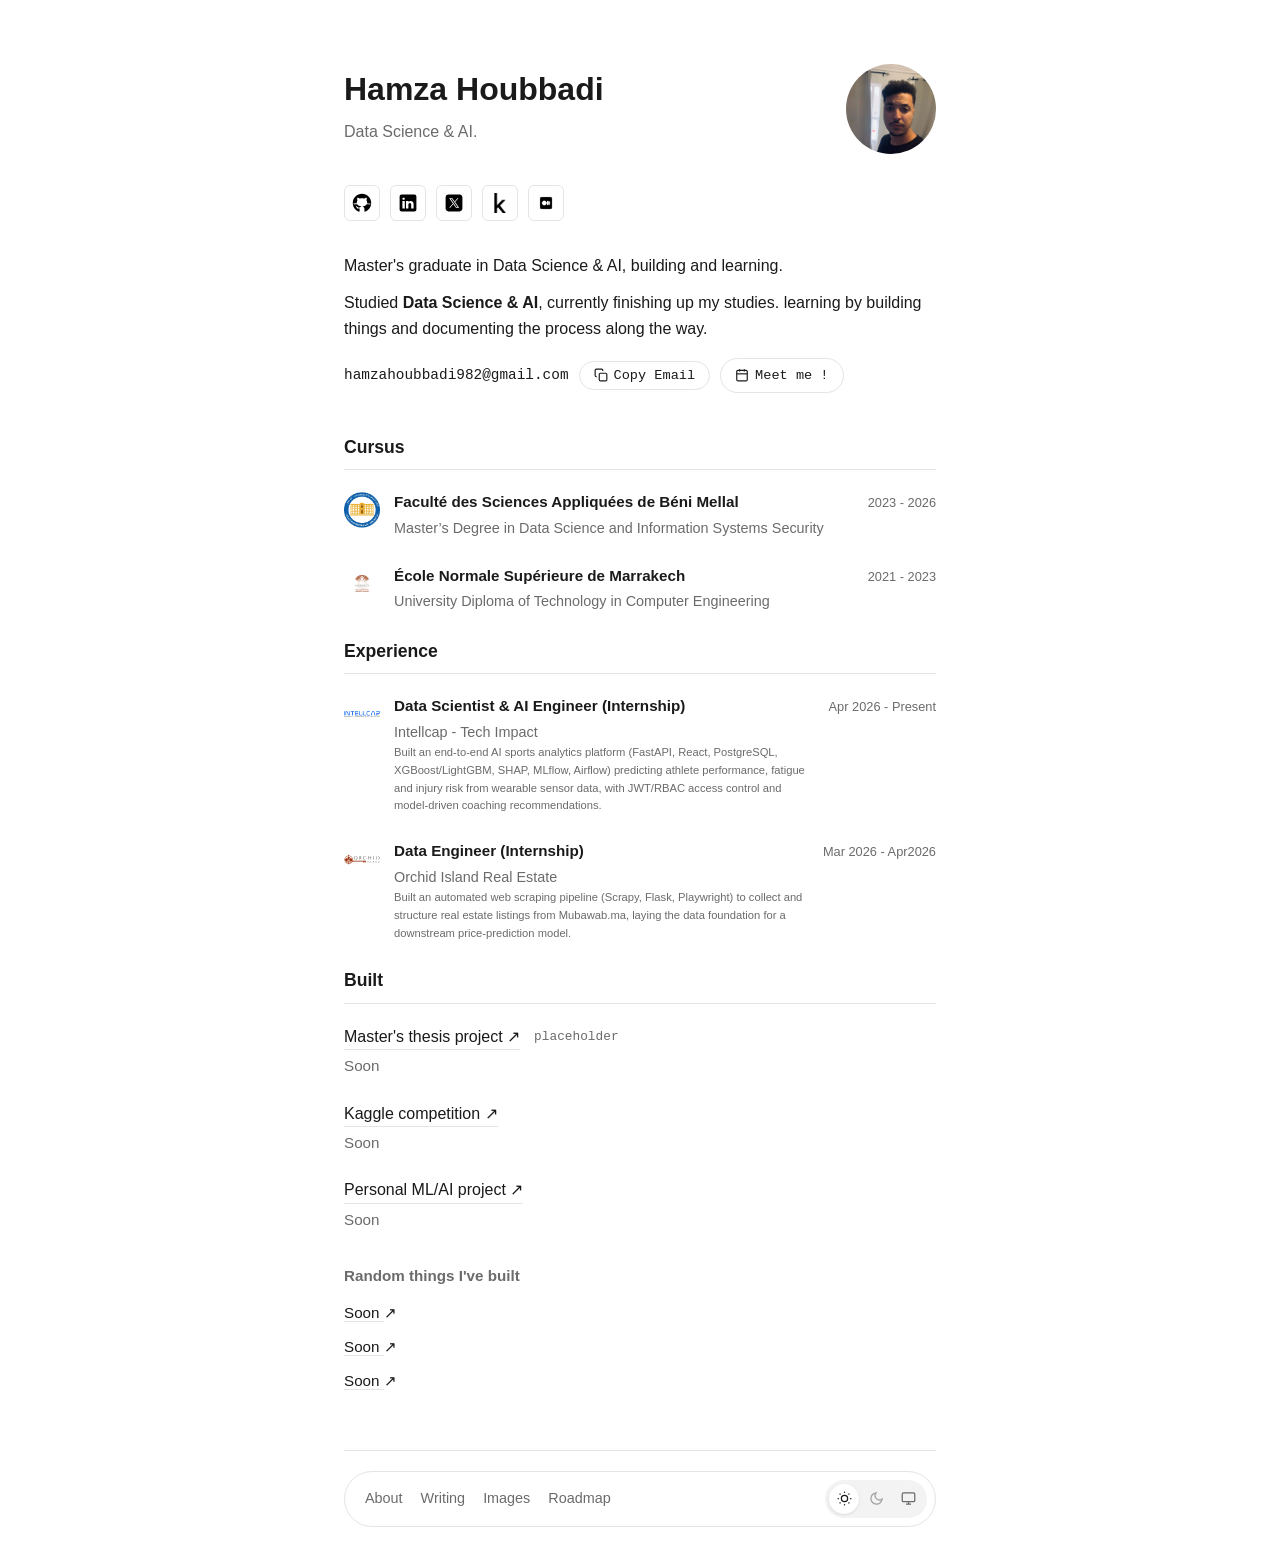
<file: index.html>
<!doctype html>
<html lang="en">
  <head>
    <meta charset="UTF-8" />
    <meta name="viewport" content="width=device-width, initial-scale=1.0" />
    <title>Hamza Houbbadi</title>

    <link rel="icon" type="image/png" href="assets/icons/favicon.ico" />
    <meta
      name="description"
      content="Hamza — Data Science &amp; AI, master's graduate, building and learning in public."
    />
    <link rel="stylesheet" href="style.css" />
  </head>
  <body>
    <video id="seaVideo" class="bg-video" muted loop playsinline>
      <source src="assets/video/sea2.mp4" type="video/mp4" />
    </video>
    <audio id="seaAudio" loop>
      <source src="assets/audio/audio1.mp3" type="audio/mpeg" />
    </audio>
    <main class="wrap">
      <header class="header">
        <div class="header-top">
          <div class="header-text">
            <h1>Hamza Houbbadi</h1>
            <p class="tagline">Data Science &amp; AI.</p>
          </div>
          <img
            src="assets/images/favicon.jpeg"
            alt="Hamza Houbbadi"
            class="profile-pic"
          />
        </div>

        <nav class="socials">
          <a
            href="https://github.com/hvmzv139"
            target="_blank"
            rel="noopener"
            class="icon-link"
            aria-label="GitHub"
            data-tip="GitHub"
          >
            <img src="assets/icons/github.svg" alt="" width="20" height="20" />
          </a>
          <a
            href="https://www.linkedin.com/in/hamza-houbbadi"
            target="_blank"
            rel="noopener"
            class="icon-link"
            aria-label="LinkedIn"
            data-tip="LinkedIn"
          >
            <img
              src="assets/icons/linkedin.svg"
              alt=""
              width="20"
              height="20"
            />
          </a>
          <a
            href="https://x.com/hvmzvvi"
            target="_blank"
            rel="noopener"
            class="icon-link"
            aria-label="X"
            data-tip="X"
          >
            <img src="assets/icons/x.svg" alt="" width="20" height="20" />
          </a>
          <a
            href="https://www.kaggle.com/hamzahoubbadi"
            target="_blank"
            rel="noopener"
            class="icon-link"
            aria-label="Kaggle"
            data-tip="Kaggle"
          >
            <img src="assets/icons/kaggle.png" alt="" width="20" height="20" />
          </a>
          <a
            href="https://medium.com/@your-handle"
            target="_blank"
            rel="noopener"
            class="icon-link"
            aria-label="Medium"
            data-tip="Medium"
          >
            <img src="assets/icons/medium.png" alt="" width="20" height="20" />
          </a>
        </nav>
      </header>

      <section class="bio">
        <p class="intro-line">
          Master's graduate in Data Science &amp; AI, building and learning.
        </p>

        <p>
          Studied <strong>Data Science &amp; AI</strong>, currently finishing up
          my studies. learning by building things and documenting the process
          along the way.
        </p>

        <p class="email-row">
          <span id="email">hamzahoubbadi982@gmail.com</span>
          <button id="copyBtn" onclick="copyEmail()" class="pill-btn">
            <svg
              width="14"
              height="14"
              viewBox="0 0 24 24"
              fill="none"
              stroke="currentColor"
              stroke-width="2"
            >
              <rect x="9" y="9" width="13" height="13" rx="2" />
              <path
                d="M5 15H4a2 2 0 0 1-2-2V4a2 2 0 0 1 2-2h9a2 2 0 0 1 2 2v1"
              />
            </svg>
            <span id="copyBtnText">Copy Email</span>
          </button>
          <a
            href="https://cal.com/hamza-houbbadi/30min"
            target="_blank"
            rel="noopener"
            class="pill-btn"
          >
            <svg
              width="14"
              height="14"
              viewBox="0 0 24 24"
              fill="none"
              stroke="currentColor"
              stroke-width="2"
            >
              <rect x="3" y="4" width="18" height="18" rx="2" />
              <line x1="16" y1="2" x2="16" y2="6" />
              <line x1="8" y1="2" x2="8" y2="6" />
              <line x1="3" y1="10" x2="21" y2="10" />
            </svg>
            Meet me !
          </a>
          
        </p>
      </section>

      <!-- Cursus / Education-->
      <section class="cursus">
        <h2>Cursus</h2>

        <div class="edu-item">
          <a href="https://" target="_blank" rel="noopener">
            <img
              src="assets/images/fp.jpg"
              alt="Université Côte d'Azur"
              class="edu-logo"
            />
          </a>
          <div class="edu-info">
            <a
              href="https://fsabm.usms.ac.ma/"
              target="_blank"
              rel="noopener"
              class="edu-school"
              >Faculté des Sciences Appliquées de Béni Mellal</a
            >
            <p class="edu-degree">
              Master’s Degree in Data Science and Information Systems Security
            </p>
          </div>
          <span class="edu-dates">2023 - 2026</span>
        </div>

        <div class="edu-item">
          <a href="https://emsi.ma" target="_blank" rel="noopener">
            <img src="assets/images/cadi.jpg" alt="EMSI" class="edu-logo" />
          </a>
          <div class="edu-info">
            <a
              href="https://ens.uca.ma/"
              target="_blank"
              rel="noopener"
              class="edu-school"
              >École Normale Supérieure de Marrakech</a
            >
            <p class="edu-degree">
              University Diploma of Technology in Computer Engineering
            </p>
          </div>
          <span class="edu-dates">2021 - 2023</span>
        </div>
      </section>

      <!-- Experiences-->

      <section class="cursus">
        <h2>Experience</h2>

        <div class="edu-item">
          <a href="https://corp.intellcap.fr/" target="_blank" rel="noopener">
            <img
              src="assets/images/Intellcap.jpg"
              alt="INTELLCAP"
              class="edu-logo"
            />
          </a>
          <div class="edu-info">
            <a
              href="https://corp.intellcap.fr/"
              target="_blank"
              rel="noopener"
              class="edu-school"
              >Data Scientist &amp; AI Engineer (Internship)</a
            >
            <p class="edu-degree">Intellcap - Tech Impact</p>
            <p class="description">
              Built an end-to-end AI sports analytics platform (FastAPI, React,
              PostgreSQL, XGBoost/LightGBM, SHAP, MLflow, Airflow) predicting
              athlete performance, fatigue and injury risk from wearable sensor
              data, with JWT/RBAC access control and model-driven coaching
              recommendations.
            </p>
          </div>
          <span class="edu-dates">Apr 2026 - Present</span>
        </div>

        <div class="edu-item">
          <a href="https://orchidisland.immo/" target="_blank" rel="noopener">
            <img
              src="assets/images/orchid-island-logo.svg"
              alt="Orchid Island"
              class="edu-logo"
            />
          </a>
          <div class="edu-info">
            <a
              href="https://orchidisland.immo/"
              target="_blank"
              rel="noopener"
              class="edu-school"
              >Data Engineer (Internship)</a
            >
            <p class="edu-degree">Orchid Island Real Estate</p>
            <p class="description">
              Built an automated web scraping pipeline (Scrapy, Flask,
              Playwright) to collect and structure real estate listings from
              Mubawab.ma, laying the data foundation for a downstream
              price-prediction model.
            </p>
          </div>
          <span class="edu-dates">Mar 2026 - Apr2026</span>
        </div>
      </section>
      <!-- What i have built-->
      <section class="built">
        <h2>Built</h2>

        <div class="project">
          <div class="project-links">
            <a href="#" target="_blank" rel="noopener"
              >Master's thesis project ↗</a
            >
            <span class="stat">placeholder</span>
          </div>
          <p class="project-desc">
            Soon <!-- short description of your thesis / capstone project -->
          </p>
        </div>

        <div class="project">
          <div class="project-links">
            <a href="#" target="_blank" rel="noopener"
              >Kaggle competition ↗</a
            >
          </div>
          <p class="project-desc">
            Soon <!-- short description — dataset, model, result -->
          </p>
        </div>

        <div class="project">
          <div class="project-links">
            <a href="#" target="_blank" rel="noopener"
              >Personal ML/AI project ↗</a
            >
          </div>
          <p class="project-desc">
            Soon <!-- short description of what it does and why you built it -->
          </p>
        </div>

        <h3 class="subhead"> Random things I've built </h3>
        <ul class="loose-list">
          <li>
            <a href="#" target="_blank" rel="noopener"
              > Soon <!-- A side project or experiment worth mentioning --></a
            >
            ↗
          </li>
          <li>
            <a href="#" target="_blank" rel="noopener"
              > Soon <!-- A write-up or blog post on Medium --></a
            >
            ↗
          </li>
          <li>
            <a href="#" target="_blank" rel="noopener"
              > Soon <!-- Something else you're proud of --></a
            >
            ↗
          </li>
        </ul>
      </section>

      <footer class="footer">
        <div class="footer-bar">
          <nav class="footer-nav">
            <a href="index.html">About</a>
            <a href="writing.html">Writing</a>
            <a href="images.html">Images</a>
            <a href="roadmap.html">Roadmap</a>
          </nav>

          <div class="theme-switcher">
            <button
              type="button"
              class="theme-btn active"
              data-theme="light"
              aria-label="Light mode"
            >
              <svg
                width="15"
                height="15"
                viewBox="0 0 24 24"
                fill="none"
                stroke="currentColor"
                stroke-width="2"
              >
                <circle cx="12" cy="12" r="5" />
                <line x1="12" y1="1" x2="12" y2="3" />
                <line x1="12" y1="21" x2="12" y2="23" />
                <line x1="4.22" y1="4.22" x2="5.64" y2="5.64" />
                <line x1="18.36" y1="18.36" x2="19.78" y2="19.78" />
                <line x1="1" y1="12" x2="3" y2="12" />
                <line x1="21" y1="12" x2="23" y2="12" />
                <line x1="4.22" y1="19.78" x2="5.64" y2="18.36" />
                <line x1="18.36" y1="5.64" x2="19.78" y2="4.22" />
              </svg>
            </button>

            <button
              type="button"
              class="theme-btn"
              data-theme="dark"
              aria-label="Dark mode"
            >
              <svg
                width="15"
                height="15"
                viewBox="0 0 24 24"
                fill="none"
                stroke="currentColor"
                stroke-width="2"
              >
                <path d="M21 12.79A9 9 0 1 1 11.21 3 7 7 0 0 0 21 12.79z" />
              </svg>
            </button>

            <button
              type="button"
              class="theme-btn"
              data-theme="sea"
              aria-label="Sea mode"
            >
              <svg
                width="15"
                height="15"
                viewBox="0 0 24 24"
                fill="none"
                stroke="currentColor"
                stroke-width="2"
              >
                <rect x="2" y="3" width="20" height="14" rx="2" />
                <line x1="8" y1="21" x2="16" y2="21" />
                <line x1="12" y1="17" x2="12" y2="21" />
              </svg>
            </button>
          </div>
        </div>
      </footer>
    </main>

    <script>
      function copyEmail() {
        const email = document.getElementById("email").innerText;
        navigator.clipboard.writeText(email).then(() => {
          const btnText = document.getElementById("copyBtnText");
          const original = btnText.innerText;
          btnText.innerText = "Copied!";
          setTimeout(() => {
            btnText.innerText = original;
          }, 1500);
        });
      }

      const themeButtons = document.querySelectorAll(".theme-btn");
      const seaVideo = document.getElementById("seaVideo");
      const seaAudio = document.getElementById("seaAudio");

      function setTheme(theme) {
        document.documentElement.setAttribute("data-theme", theme);
        localStorage.setItem("theme", theme);

        themeButtons.forEach((btn) => {
          btn.classList.toggle("active", btn.dataset.theme === theme);
        });

        if (theme === "sea") {
          seaVideo.play();
          seaAudio.volume = 0.4;
          seaAudio.play();
        } else {
          seaVideo.pause();
          seaAudio.pause();
        }
      }

      themeButtons.forEach((btn) => {
        btn.addEventListener("click", () => setTheme(btn.dataset.theme));
      });

      const savedTheme = localStorage.getItem("theme") || "light";
      setTheme(savedTheme);
    </script>
  </body>
</html>
</file>
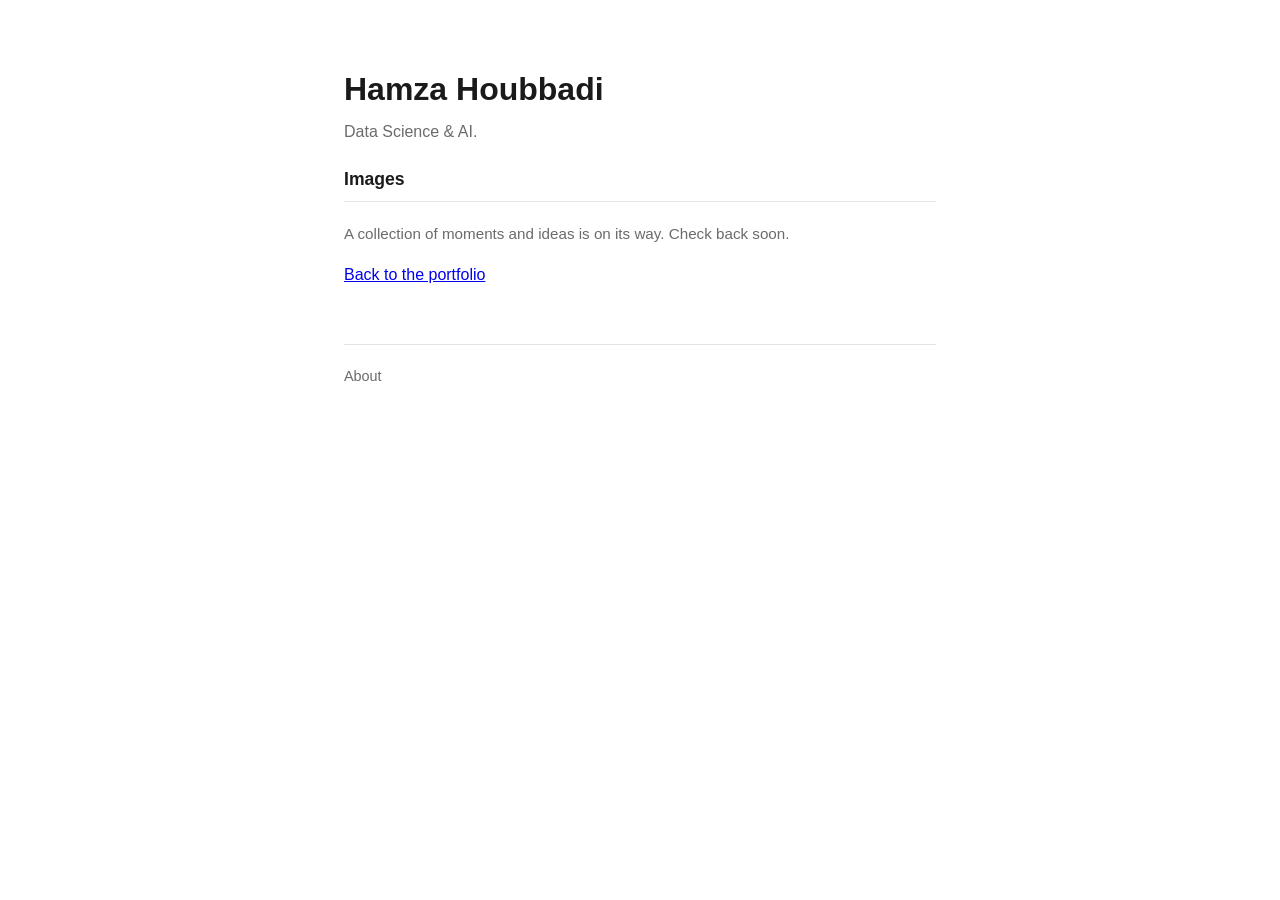
<file: images.html>
<!doctype html>
<html lang="en">
  <head>
    <meta charset="UTF-8" />
    <meta name="viewport" content="width=device-width, initial-scale=1.0" />
    <title>Images — Hamza Houbbadi</title>
    <meta name="description" content="Images by Hamza Houbbadi, coming soon." />
    <link rel="stylesheet" href="style.css" />
  </head>
  <body>
    <main class="wrap">
      <header class="header">
        <h1>Hamza Houbbadi</h1>
        <p class="tagline">Data Science &amp; AI.</p>
      </header>

      <section class="built">
        <h2>Images</h2>
        <p class="project-desc">
          A collection of moments and ideas is on its way. Check back soon.
        </p>
        <p><a href="index.html">Back to the portfolio</a></p>
      </section>

      <footer class="footer">
        <nav class="footer-nav">
          <a href="index.html">About</a>
        </nav>
      </footer>
    </main>
  </body>
</html>
</file>
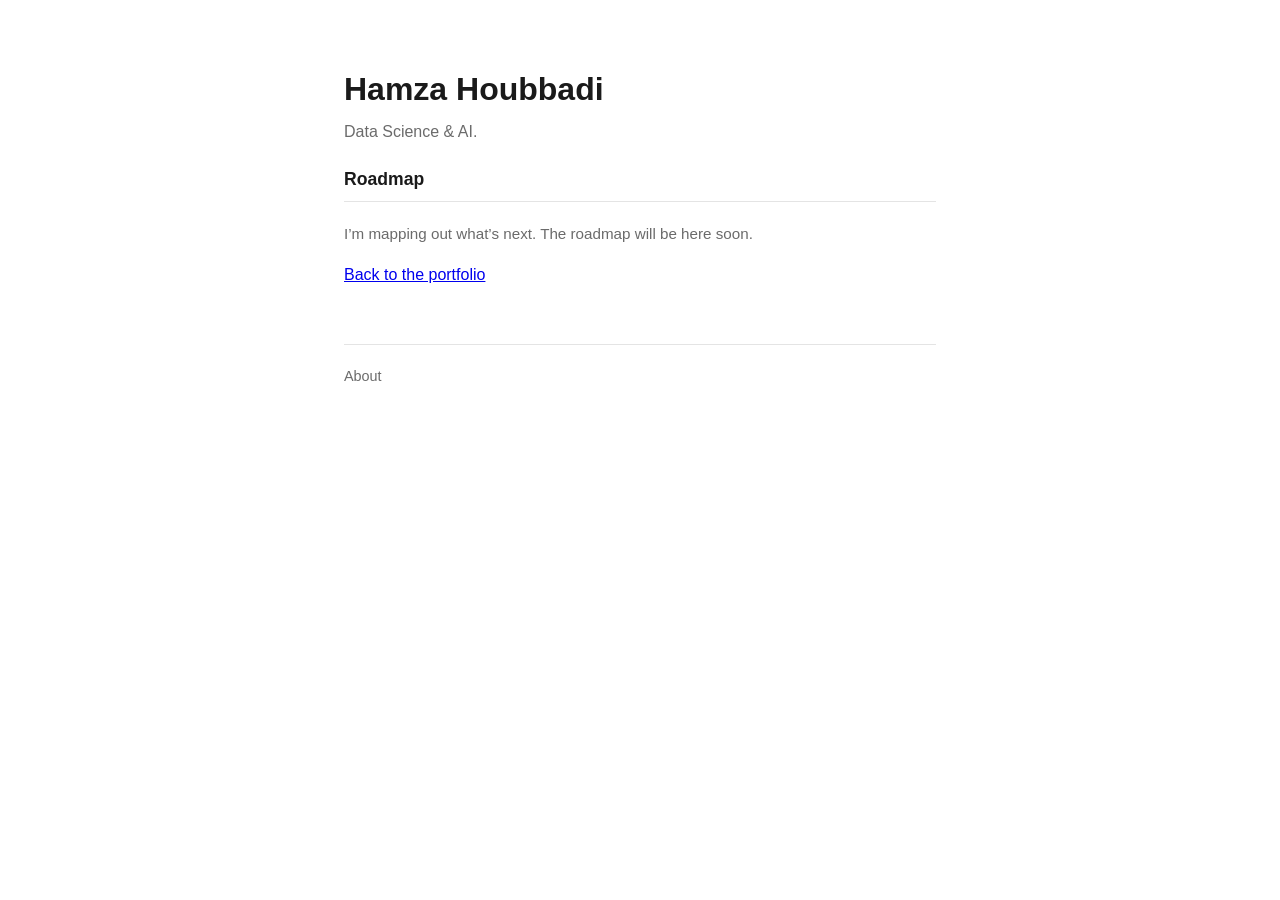
<file: roadmap.html>
<!doctype html>
<html lang="en">
  <head>
    <meta charset="UTF-8" />
    <meta name="viewport" content="width=device-width, initial-scale=1.0" />
    <title>Roadmap — Hamza Houbbadi</title>
    <meta name="description" content="Hamza Houbbadi’s roadmap, coming soon." />
    <link rel="stylesheet" href="style.css" />
  </head>
  <body>
    <main class="wrap">
      <header class="header">
        <h1>Hamza Houbbadi</h1>
        <p class="tagline">Data Science &amp; AI.</p>
      </header>

      <section class="built">
        <h2>Roadmap</h2>
        <p class="project-desc">
          I’m mapping out what’s next. The roadmap will be here soon.
        </p>
        <p><a href="index.html">Back to the portfolio</a></p>
      </section>

      <footer class="footer">
        <nav class="footer-nav">
          <a href="index.html">About</a>
        </nav>
      </footer>
    </main>
  </body>
</html>
</file>
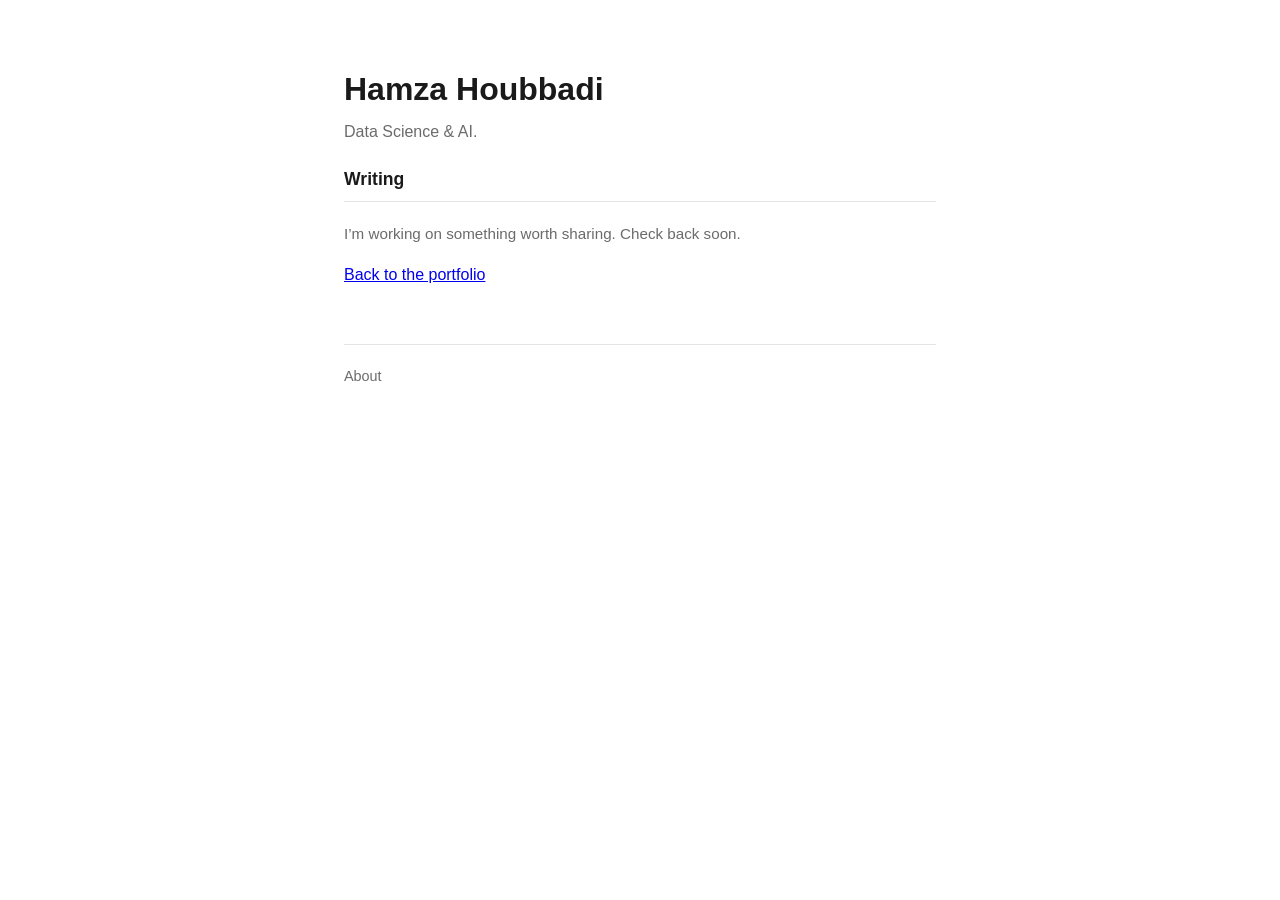
<file: writing.html>
<!doctype html>
<html lang="en">
  <head>
    <meta charset="UTF-8" />
    <meta name="viewport" content="width=device-width, initial-scale=1.0" />
    <title>Writing — Hamza Houbbadi</title>
    <meta name="description" content="Writing by Hamza Houbbadi, coming soon." />
    <link rel="stylesheet" href="style.css" />
  </head>
  <body>
    <main class="wrap">
      <header class="header">
        <h1>Hamza Houbbadi</h1>
        <p class="tagline">Data Science &amp; AI.</p>
      </header>

      <section class="built">
        <h2>Writing</h2>
        <p class="project-desc">
          I’m working on something worth sharing. Check back soon.
        </p>
        <p><a href="index.html">Back to the portfolio</a></p>
      </section>

      <footer class="footer">
        <nav class="footer-nav">
          <a href="index.html">About</a>
        </nav>
      </footer>
    </main>
  </body>
</html>
</file>
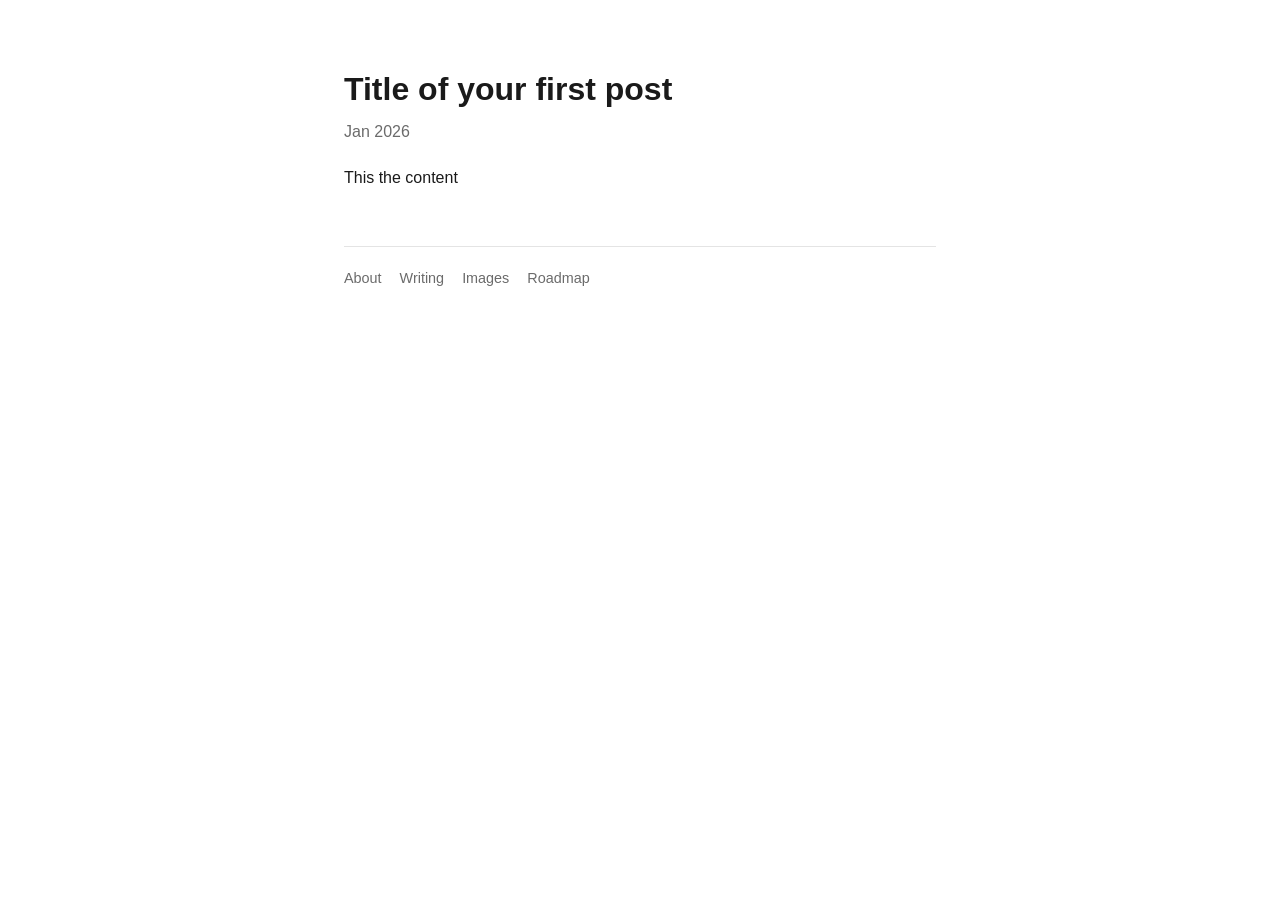
<file: posts/post-one.html>
<!DOCTYPE html>
<html lang="en">
<head>
<meta charset="UTF-8">
<meta name="viewport" content="width=device-width, initial-scale=1.0">
<title>Title of your first post — Hamza</title>
<link rel="stylesheet" href="../style.css">
</head>
<body>

<main class="wrap">

  <header class="header">
    <h1>Title of your first post</h1>
    <p class="tagline">Jan 2026</p>
  </header>

  <section class="bio">
    <p>
      This the content 
    </p>
  </section>

  <footer class="footer">
    <nav class="footer-nav">
      <a href="../index.html">About</a>
      <a href="../writing.html">Writing</a>
      <a href="../images.html">Images</a>
      <a href="../roadmap.html">Roadmap</a>
    </nav>
  </footer>

</main>

</body>
</html>
</file>
<file: style.css>
:root {
  --bg: #ffffff;
  --text: #1a1a1a;
  --muted: #6b6b6b;
  --link: #1a1a1a;
  --border: #e4e4e4;
  --accent-bg: #f3f3f3;
}

[data-theme="dark"] {
  --bg: #121212;
  --text: #ededed;
  --muted: #a0a0a0;
  --border: #2e2e2e;
  --accent-bg: #1e1e1e;
}

* {
  box-sizing: border-box;
}

body {
  margin: 0;
  background: var(--bg);
  color: var(--text);
  font-family: -apple-system, BlinkMacSystemFont, "Segoe UI", Helvetica, Arial, sans-serif;
  font-size: 16px;
  line-height: 1.6;
  -webkit-font-smoothing: antialiased;
  transition: background 0.2s ease, color 0.2s ease;
}

.wrap {
  max-width: 640px;
  margin: 0 auto;
  padding: 64px 24px 40px;
}

/* Header */
.header h1 {
  font-size: 2rem;
  font-weight: 600;
  margin: 0 0 4px;
}

.tagline {
  color: var(--muted);
  margin: 0 0 20px;
}

.header-top {
  display: flex;
  justify-content: space-between;
  align-items: flex-start;
  gap: 80px;
  margin-bottom: 20px;
}

.header-text {
  flex: 1;
}

.profile-pic {
  width: 90px;
  height: 90px;
  border-radius: 50%;
  object-fit: cover;
  flex-shrink: 0;
}

.highlights {
  margin: 0 0 24px;
  padding-left: 20px;
}

.highlights li {
  margin-bottom: 6px;
  font-size: 0.95rem;
}

.socials {
  display: flex;
  flex-wrap: wrap;
  gap: 10px;
  margin-bottom: 32px;
}

.icon-link {
  display: flex;
  align-items: center;
  justify-content: center;
  width: 36px;
  height: 36px;
  border: 1px solid var(--border);
  border-radius: 6px;
  transition: border-color 0.15s ease, background 0.15s ease;
}

.icon-link img {
  display: block;
}

.icon-link:hover,
.icon-link:focus-visible {
  border-color: var(--text);
  background: var(--accent-bg);
}

.intro-line {
  font-weight: 500;
  margin-bottom: 12px !important;
}

/* Bio */
.bio {
  margin-bottom: 40px;
}

.bio p {
  margin: 0 0 16px;
}

.bio a {
  color: var(--link);
}

.email-row {
  display: flex;
  align-items: center;
  gap: 10px;
  font-family: ui-monospace, SFMono-Regular, Menlo, Consolas, monospace;
  font-size: 0.9rem;
}

.header-actions {
  display: flex;
  gap: 8px;
}

.pill-btn {
  display: flex;
  align-items: center;
  gap: 6px;
  padding: 6px 14px;
  border: 1px solid var(--border);
  border-radius: 999px;
  color: var(--text);
  text-decoration: none;
  font-size: 0.85rem;
  font-family: inherit;
  background: var(--bg);
  cursor: pointer;
  transition: border-color 0.15s ease, background 0.15s ease;
}

.pill-btn:hover,
.pill-btn:focus-visible {
  border-color: var(--text);
  background: var(--accent-bg);
}

/* Built section */
.built h2 {
  font-size: 1.1rem;
  font-weight: 600;
  margin: 0 0 20px;
  padding-bottom: 8px;
  border-bottom: 1px solid var(--border);
}

.subhead {
  font-size: 0.95rem;
  font-weight: 600;
  color: var(--muted);
  margin: 32px 0 12px;
}

.project {
  margin-bottom: 22px;
}

.project-links {
  display: flex;
  flex-wrap: wrap;
  align-items: center;
  gap: 10px 14px;
  margin-bottom: 4px;
}

.project-links a {
  color: var(--text);
  font-weight: 500;
  text-decoration: none;
  border-bottom: 1px solid var(--border);
}

.project-links a:hover,
.project-links a:focus-visible {
  border-bottom-color: var(--text);
}

.stat {
  font-size: 0.8rem;
  color: var(--muted);
  font-family: ui-monospace, SFMono-Regular, Menlo, Consolas, monospace;
}

.project-desc {
  margin: 0;
  color: var(--muted);
  font-size: 0.95rem;
}

.loose-list {
  list-style: none;
  margin: 0;
  padding: 0;
}

.loose-list li {
  margin-bottom: 10px;
  font-size: 0.95rem;
}

.loose-list a {
  color: var(--text);
  border-bottom: 1px solid var(--border);
  text-decoration: none;
}

.loose-list a:hover,
.loose-list a:focus-visible {
  border-bottom-color: var(--text);
}

/* Footer */
.footer {
  margin-top: 56px;
  padding-top: 20px;
  border-top: 1px solid var(--border);
}

.footer-bar {
  display: flex;
  justify-content: space-between;
  align-items: center;
  gap: 16px;
  border: 1px solid var(--border);
  border-radius: 999px;
  padding: 8px 8px 8px 20px;
}

.footer-nav {
  display: flex;
  gap: 18px;
}

.footer-nav a,
.footer-nav a:visited {
  color: var(--muted);
  text-decoration: none;
  font-size: 0.9rem;
}

.footer-nav a:hover,
.footer-nav a:focus-visible {
  color: var(--text);
}

.theme-switcher {
  display: flex;
  gap: 2px;
  background: var(--accent-bg);
  border-radius: 999px;
  padding: 4px;
}

.theme-btn {
  display: flex;
  align-items: center;
  justify-content: center;
  width: 30px;
  height: 30px;
  border: none;
  border-radius: 999px;
  background: transparent;
  color: var(--muted);
  cursor: pointer;
  transition: background 0.15s ease, color 0.15s ease;
}

.theme-btn:hover {
  color: var(--text);
}

.theme-btn.active {
  background: var(--bg);
  color: var(--text);
  box-shadow: 0 1px 3px rgba(0,0,0,0.1);
}

/* Sea theme */
.bg-video {
  display: none;
  position: fixed;
  top: 0;
  left: 0;
  width: 100%;
  height: 100%;
  object-fit: cover;
  z-index: -2;
}

[data-theme="sea"] .bg-video {
  display: block;
}

[data-theme="sea"] body::before {
  content: "";
  position: fixed;
  inset: 0;
  background: rgba(255, 255, 255, 0.45);
  z-index: -1;
}

[data-theme="sea"] .wrap {
  background: rgba(255, 255, 255, 0.85);
  border-radius: 16px;
}

/* Focus visibility for accessibility */
a:focus-visible,
button:focus-visible {
  outline: 2px solid var(--text);
  outline-offset: 2px;
}

/* Mobile */
@media (max-width: 480px) {
  .wrap {
    padding: 40px 20px 32px;
  }
}

.cursus h2 {
  font-size: 1.1rem;
  font-weight: 600;
  margin: 0 0 20px;
  padding-bottom: 8px;
  border-bottom: 1px solid var(--border);
}

.edu-item {
  display: flex;
  align-items: flex-start;
  gap: 14px;
  margin-bottom: 24px;
}

.edu-logo {
  width: 36px;
  height: 36px;
  object-fit: contain;
  flex-shrink: 0;
  margin-top: 2px;
}

.edu-info {
  flex: 1;
}

.edu-school {
  display: block;
  margin: 0 0 2px;
  font-weight: 600;
  font-size: 0.95rem;
  color: var(--text);
  text-decoration: none;
}

.edu-school:hover,
.edu-school:focus-visible {
  text-decoration: underline;
}

.edu-degree, .description {
  margin: 0;
  color: var(--muted);
  font-size: 0.9rem;
}

.description {
  margin: 0;
  color: var(--muted);
  font-size: 0.7rem;
}

.edu-dates {
  color: var(--muted);
  font-size: 0.8rem;
  white-space: nowrap;
  margin-top: 3px;
}
.icon-link {
  position: relative;
}

.icon-link::after {
  content: attr(data-tip);
  position: absolute;
  bottom: calc(100% + 10px);
  left: 50%;
  transform: translateX(-50%) translateY(4px);
  padding: 4px 10px;
  background: var(--bg);
  color: var(--text);
  border: 1px solid var(--border);
  border-radius: 8px;
  box-shadow: 0 2px 8px rgba(0, 0, 0, 0.08);
  font-size: 0.8rem;
  font-weight: 500;
  white-space: nowrap;
  opacity: 0;
  pointer-events: none;
  transition: opacity 0.15s ease, transform 0.15s ease;
  z-index: 10;
}

.icon-link:hover::after,
.icon-link:focus-visible::after {
  opacity: 1;
  transform: translateX(-50%) translateY(0);
}
</file>
